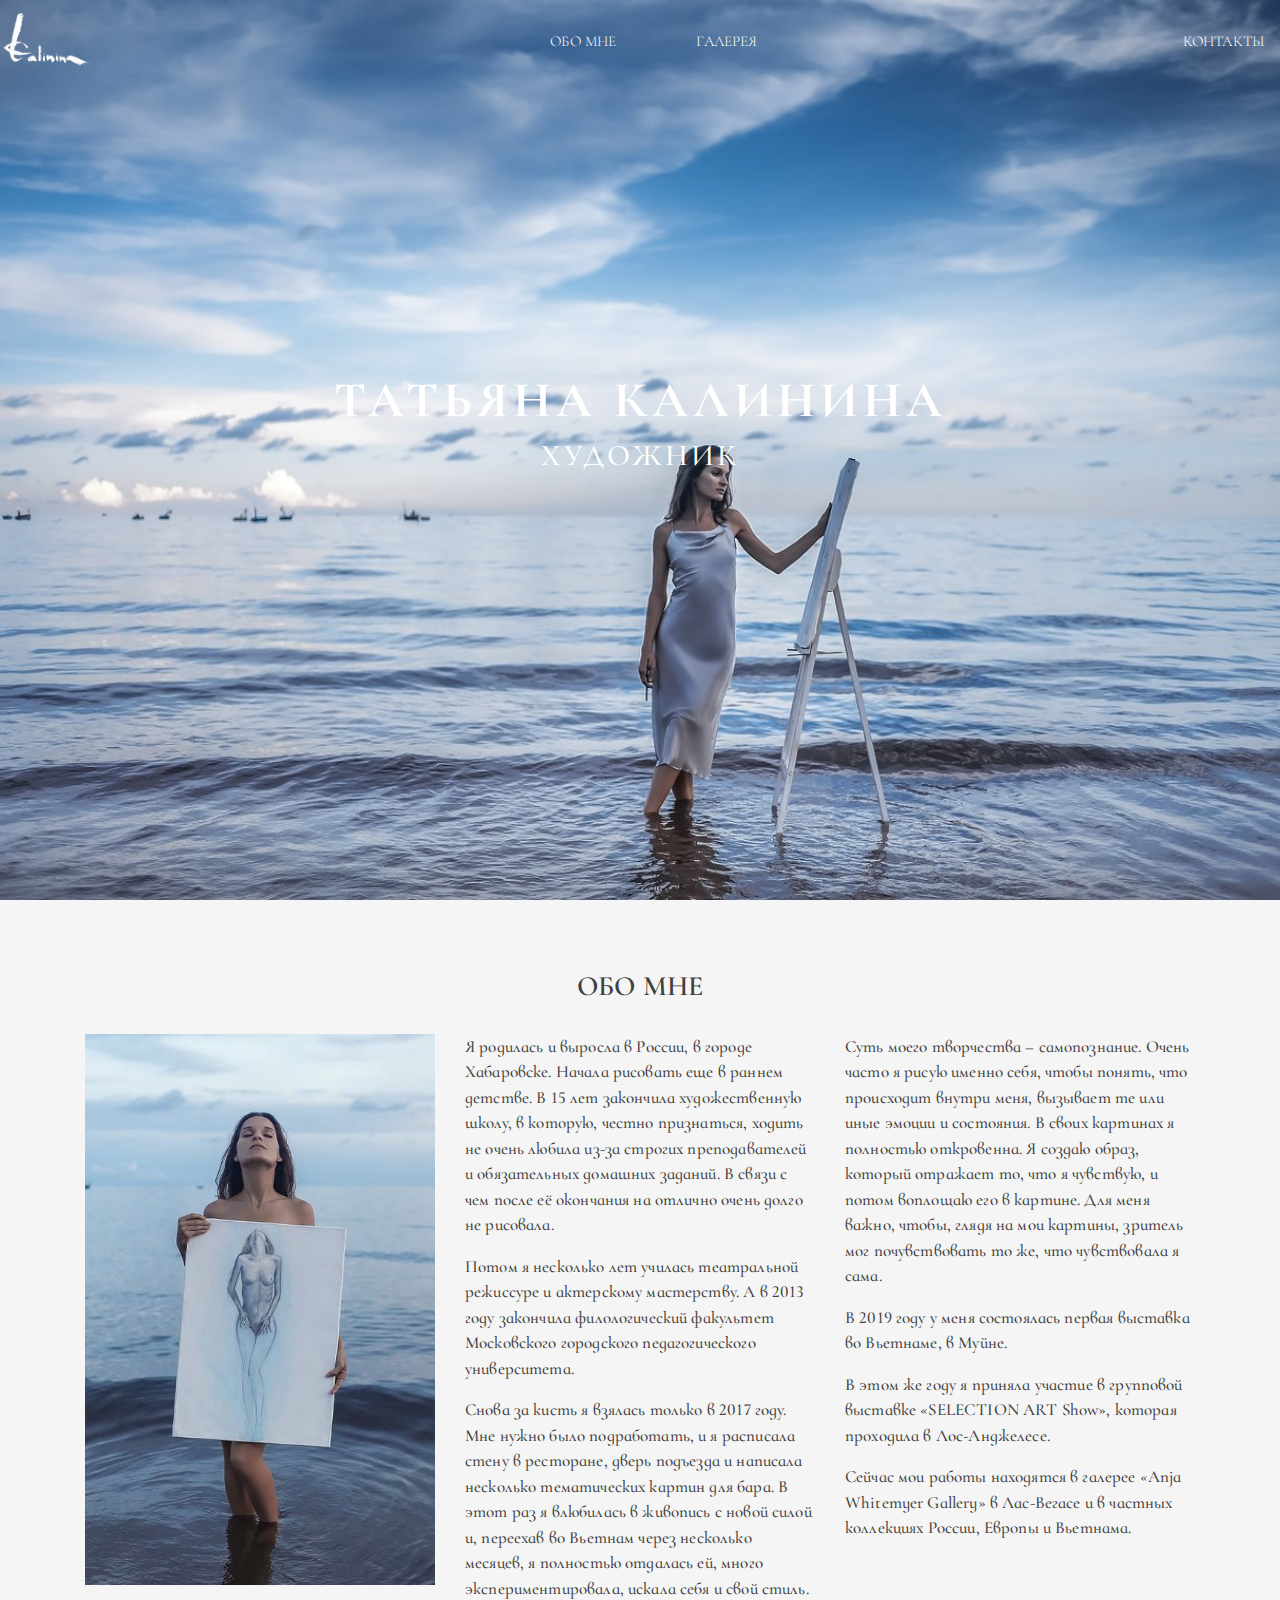
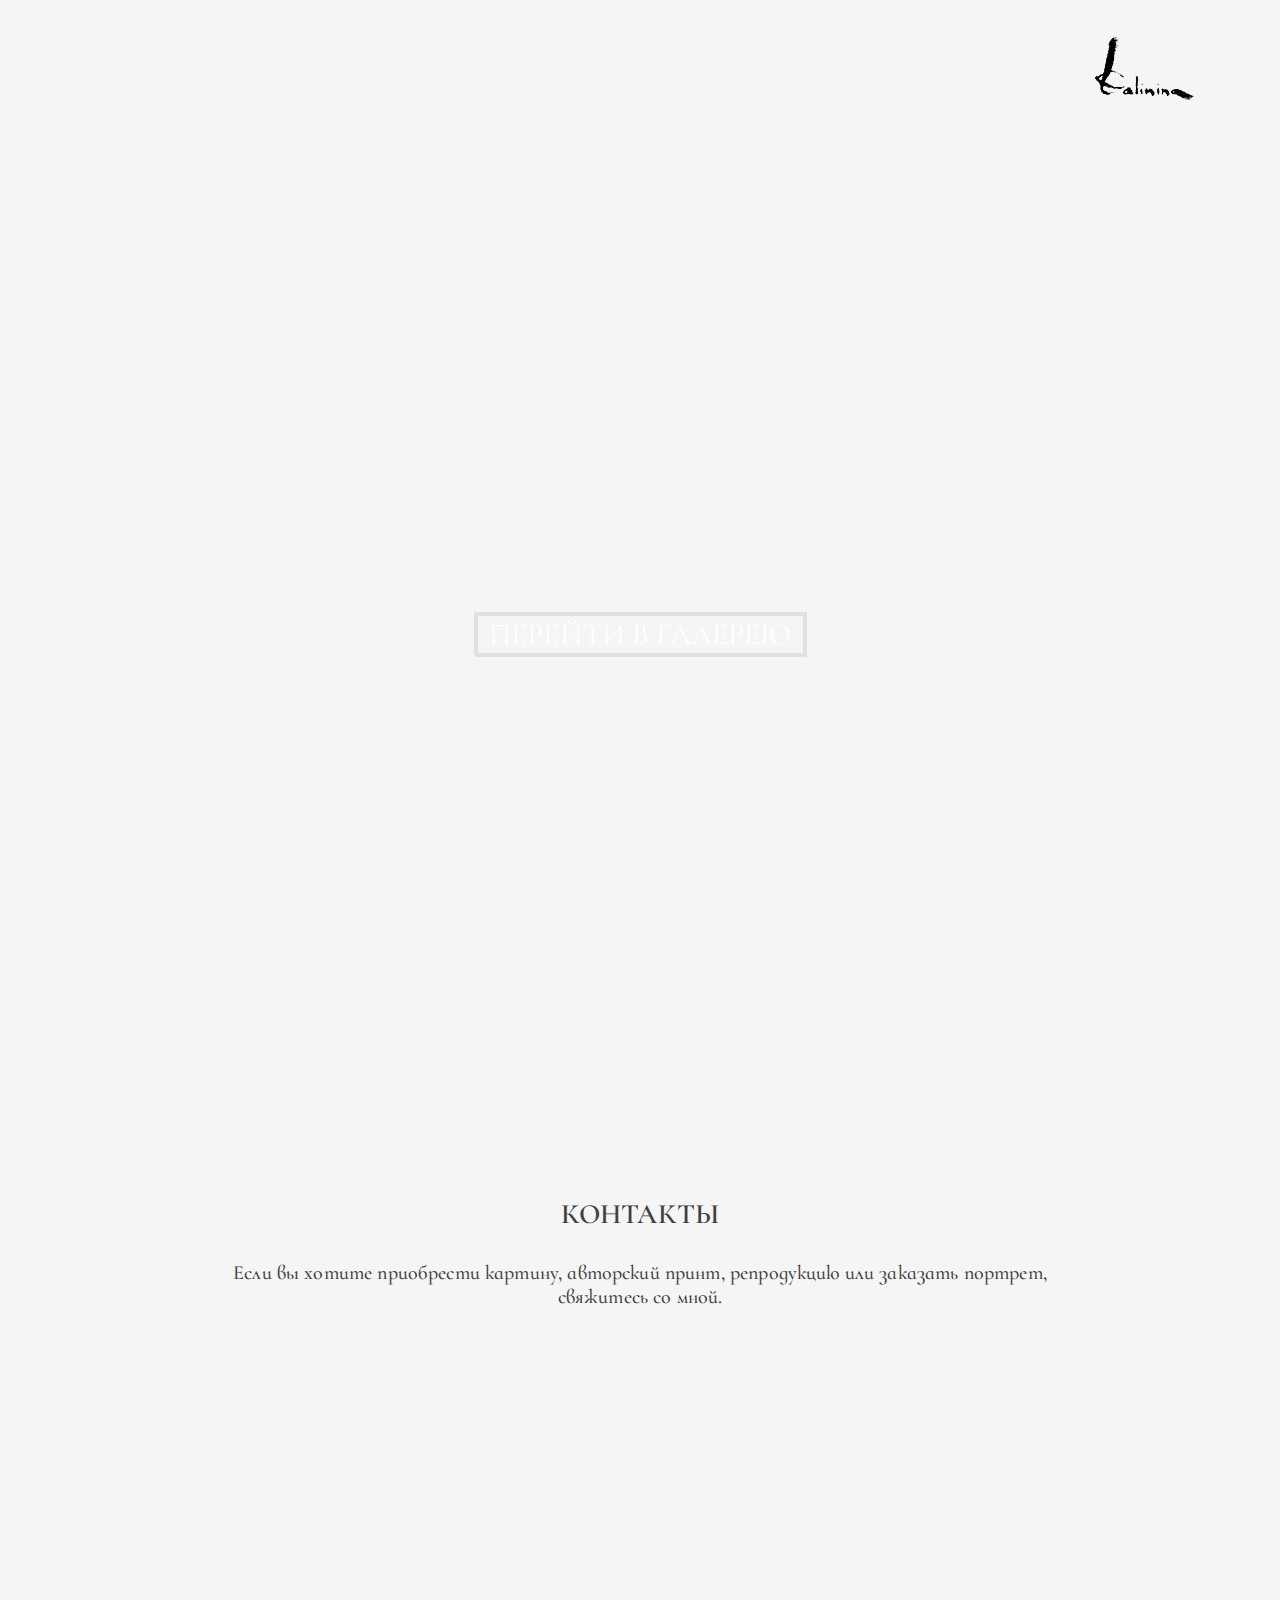
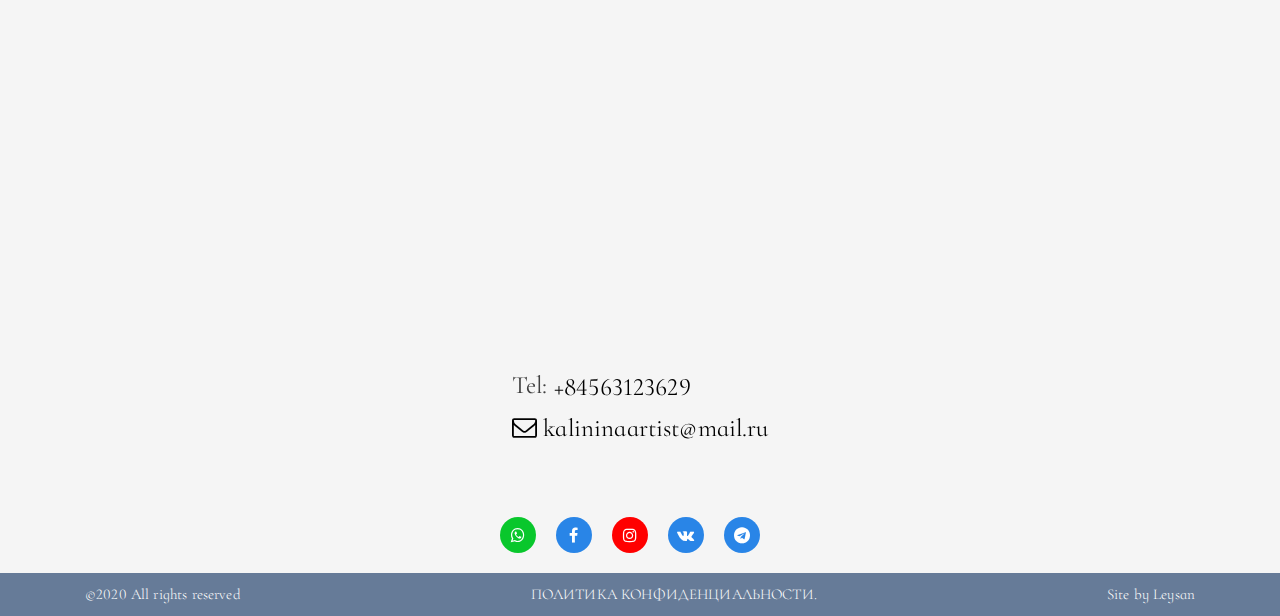
<file: index.html>
<!DOCTYPE html>
<html lang="ru">
<head>
	<meta charset="UTF-8">
	<!-- 	copy-->
	<meta name="viewport"
          content="width=device-width, user-scalable=no, initial-scale=1.0, maximum-scale=1.0, minimum-scale=1.0">
    <meta http-equiv="X-UA-Compatible" content="ie=edge"
    >
  <!-- favicon -->

 <link rel="apple-touch-icon" sizes="180x180" href="favicon_io/apple-touch-icon.png">
<link rel="icon" type="image/png" sizes="32x32" href="favicon_io/favicon-32x32.png">
<link rel="icon" type="image/png" sizes="16x16" href="favicon_io/favicon-16x16.png">
<link rel="manifest" href="favicon_io/site.webmanifest">


  <link href="https://fonts.googleapis.com/css2?family=Cormorant+Infant:ital,wght@0,300;0,400;0,500;0,600;0,700;1,300;1,400;1,500;1,600;1,700&family=PT+Sans+Narrow:wght@400;700&display=swap" rel="stylesheet">
    <meta name="keywords" content="tatiana, kalinina, painter">
	    <meta name="dicription" content="tatiana kalinina painter gallery">
	<title>Tatiana_Kalinina</title>
	
	<!-- 	Bootsratp -->
	<meta name="viewport" content="width=device-width, initial-scale=1, shrink-to-fit=no">
	 <link rel="stylesheet" href="css/bootstrap-reboot.min.css">
	<link rel="stylesheet" href="css/normalize.css">
	<link rel="stylesheet" href="css/bootstrap.min.css">
	<link rel="stylesheet" href="https://maxcdn.bootstrapcdn.com/font-awesome/4.7.0/css/font-awesome.min.css">
	<link rel="stylesheet" href="css/jquery-ui.min.css">
	<!-- 	popper.js-->

<script src="https://cdnjs.cloudflare.com/ajax/libs/popper.js/1.12.9/umd/popper.min.js" integrity="sha384-ApNbgh9B+Y1QKtv3Rn7W3mgPxhU9K/ScQsAP7hUibX39j7fakFPskvXusvfa0b4Q" crossorigin="anonymous"></script>
	<!-- fancyBox CSS -->
<link href="css/jquery.fancybox.min.css" rel="stylesheet">

<link href="css/jquery.arcticmodal-0.3.css" rel="stylesheet" >
<link href="css/animate.css" rel="stylesheet" >
<link rel="stylesheet" href="css/style.css">

</head>
<body>

<!-- плавающей шапки -->
<nav class="d-flex justify-content-between">
	
				

		 	   	    <div class="logo_place">
					<a href="#" >
						<img src="img/logo.png" class="logo" alt="signarute">
					</a>
				    </div>

                     <div class="d-none d-sm-block">
				  	   <ul class="main_menu__list">
					  		<li class="menu-item">
					  			<a href="#about">Обо мне</a>
					  		</li>
					  		<li class="menu-item">
					  			<a href="gallery.html">Галерея</a>
					  		</li>
					  		
				  	   </ul>
				  	</div>
				   
				      <!--      hamburger-menu -->

                     <div class="hamburger-menu d-sm-none">
                       <input id="menu__toggle" type="checkbox" />
                         <label class="menu__btn" for="menu__toggle">
                         <span></span>
                         </label>

                         <ul class="menu__box">

                          <li><a class="menu_box_item" href="#about">Обо мне</a></li>
	                      <li><a class="menu_box_item" href="gallery.html">Галерея</a></li>
	                      <li><a class="menu_box_item" href="#contact_me">Контакты</a></li>
			
                         </ul>
                      </div>

				
                   <div class="d-none d-sm-block contacts">
                    <a href="#contact_me">Контакты
                    </a>
                   </div>
       
	 </nav>



	<header class="header" id="header">
		<div class="container-fluid full-screen">
		

	
<!-- тут был нав -->

			   <div class="represent">
			    <h1 class="wow tatiana animate__animated animate__fadeInLeft" data-wow-duration="3s">
				 	Татьяна Калинина
				 </h1>
				 <h2 class="wow painter animate__animated animate__fadeInRight" data-wow-duration="3s">
				 	Художник
				 </h2>
		       </div>
		 </div>	
	</header>


	<section id="about" class="about">
	  <div class="container d-flex">  
		 <h3 class="about_me_title">
			     Обо мне
	     </h3>  
       </div>

	 <div class="container d-flex">
       <div class="row"> 

          <div class="col-lg-4">
         	  <img src="img/about_1.jpg" class="my_photo_img" alt="its_me">
           </div>

           <div class="col-lg-4">
		     <div class="about_text">
				<p>
					Я родилась и выросла в России, в городе Хабаровске. Начала рисовать еще в раннем детстве. В 15 лет закончила художественную школу, в которую, честно признаться, ходить не очень любила из-за строгих преподавателей и обязательных домашних заданий. В связи с чем после её окончания на отлично очень долго не рисовала.	
				</p>
				<p >
					Потом я несколько лет училась театральной режиссуре и актерскому мастерству. А в 2013 году закончила филологический факультет Московского городского педагогического университета.	
			    </p>
			    <p>
			    	Снова за кисть я взялась только в 2017 году. Мне нужно было подработать, и я расписала стену в ресторане, дверь подъезда и написала несколько тематических картин для бара. В этот раз я влюбилась в живопись с новой силой и, переехав во Вьетнам через несколько месяцев, я полностью отдалась ей, много экспериментировала, искала себя и свой стиль.
			    </p>

		      </div>         
	        </div>  
	       

		 <div class="col-lg-4 ">
		     <div class="about_text">

				<p >Суть моего творчества – самопознание. Очень часто я рисую именно себя, чтобы понять, что происходит внутри меня, вызывает те или иные эмоции и состояния. В своих картинах я полностью откровенна. Я создаю образ, который отражает то, что я чувствую, и потом воплощаю его в картине. Для меня важно, чтобы, глядя на мои картины, зритель мог почувствовать то же, что чувствовала я сама.
				</p>
				<p> В 2019 году у меня состоялась первая выставка во Вьетнаме, в Муйне.
				</p>
				<p>В этом же году я приняла участие в групповой выставке «SELECTION ART Show», которая проходила в Лос-Анджелесе.
				</p>
				<p>
					Сейчас мои работы находятся в галерее «Anja Whitemyer Gallery» в Лас-Вегасе и в частных коллекциях России, Европы и Вьетнама.
				</p>

	         </div> 
	          <div>
					<img src="img/logo_black.png" class="black_signature" alt="signarute">
			  </div>    
	     </div>   

	   </div>
     </div>
	</section>

	<section class="go_gallery" id="go_gallery">

     <div class="container-fluid full-screen d-flex justify-content-center">
       
        <p class="go_gallery_text">
            <a class="hvr-border-fade " href="gallery.html">Перейти в галерею
            </a>
         </p>
                
     </div>

	</section>	
     

<section id="contact_me" class="contact_me">
	
		  <div class="container justify-content-center">
         
		        <h3 class="contact_me_title">
			     Контакты
	            </h3>
	            <h5 class="about_purchase">
	            Если вы хотите приобрести картину, авторский принт, репродукцию или заказать портрет,<br> свяжитесь со мной.
	            </h5>
	      
       </div>
	
   
       	<div class="container d-flex justify-content-center">
             <form action="mail.php" method="POST" class="wow form animate__animated animate__fadeIn" data-wow-offset="80" data-wow-duration="2s"> 
         	 
         	  <i class="fa fa-pencil  form__icon"></i>
                <h4 class="form__title">
                    Отправьте мне сообщение 
                 </h4>
                 <p class="form__additional">
                                Это быстро
                 </p>
                 <input type="text" name="user_name" placeholder="Имя" class="form__input" required>
                 <input type="email" name="user_email" placeholder="E-mail" class="form__input" required>
              
                <textarea name="user_text"  placeholder="Сообщение" class="form__input" required></textarea> 

                <input type="checkbox" id="politics" onclick="check();" value="" autocomplete="off"/> Нажимая на кнопку "Отправить", <br> <a href="pivacy.html" class="go_policy"> вы даете согласие на обработку<br> своих персональных данных</a>

                 <button class="form__btn btn-blue hvr-float-shadow " type="submit" name="submit" disabled="">Отправить</button>

             </form>


         </div>
</section>

 <section class="additional_contacts" id="additional_contacts">

        <div class="container d-flex justify-content-center"> 
          <ul class="contacts_call_write">
            <li class="contacts_tel hvr-underline-from-center">
            	Tel:
        	  <a href="tel:+84563123629" class="hvr-underline-from-center">
        		+84563123629
        	  </a>
        	</li>

            <li class="contacts_mail">
              <a href="mailto:kalininaartist@mail.ru"  class="hvr-underline-from-center">
              <i class="fa fa-envelope-o" aria-hidden="true"></i> kalininaartist@mail.ru
              </a>
           </li>
         
          </ul>
        </div>

      <div class="social_contacts_icons container d-flex justify-content-center">
		<ul class="socials d-flex">
			<li class="social_icon_wh hvr-float-shadow">
        	  <a href="https://api.whatsapp.com/send?phone=84563123629">
        		<i class="fa fa-whatsapp icon_round_wh" aria-hidden="true"></i>
        	  </a>
        	</li>

			<li class="social_icon_fb hvr-float-shadow">
				<a href="https://www.facebook.com/tatyana.kalinina.501">
				<i class="fa fa-facebook icon_round"></i>
				</a>
						
			</li>
			<li class="social_icon_ins hvr-float-shadow">
				<a href="https://www.instagram.com/kalinina_artist/?hl=ru">
					<i class="fa fa-instagram icon_round_ins"></i>
				</a>	
			</li>
			<li class="social_icon_vk hvr-float-shadow">
				<a href="https://vk.com/tatianasharik">
				<i class="fa fa-vk icon_round"></i>
				</a>
						
			</li>	
			<li class="social_icon_tl hvr-float-shadow">
				<a href="tg://resolve?domain=@kalinina_the_artist">
				<i class="fa fa-telegram icon_round"></i>
				</a>
						
			</li>		
		</ul>
	 </div>
	
</section>


<footer>
		<div class="container d-flex justify-content-between">

            <div class="d-flex">
            	<a class="footer_text rights_text" href="usingfoto.html"> ©2020 All rights reserved </a>
            </div>

            <div class="go_privacy_box d-flex">
	 	    <a class="go_privacy_text footer_text" href="pivacy.html"> Политика конфиденциальности.</a>
	       </div>

               
             <div class="siteby d-none d-md-flex">
               <a href="mailto:leysan2411@gmail.com" class="siteby_text footer_text" > Site by Leysan
               </a>
             </div> 
	 		
		</div>
</footer>


  

	<script src="js/jquery-3.5.1.min.js"></script>
	<script src="js/jquery-ui.min.js"></script>
	<script src="js/bootstrap.min.js"></script>
	<script src="js/gridify.js"></script>
	<script src="js/jquery.fancybox.min.js"></script>
	<script src="js/wow.min.js"></script>  
    <script src="js/jquery.arcticmodal-0.3.min.js"></script>  
	<script src="js/main.js"></script>	
</body>


</html>
</file>
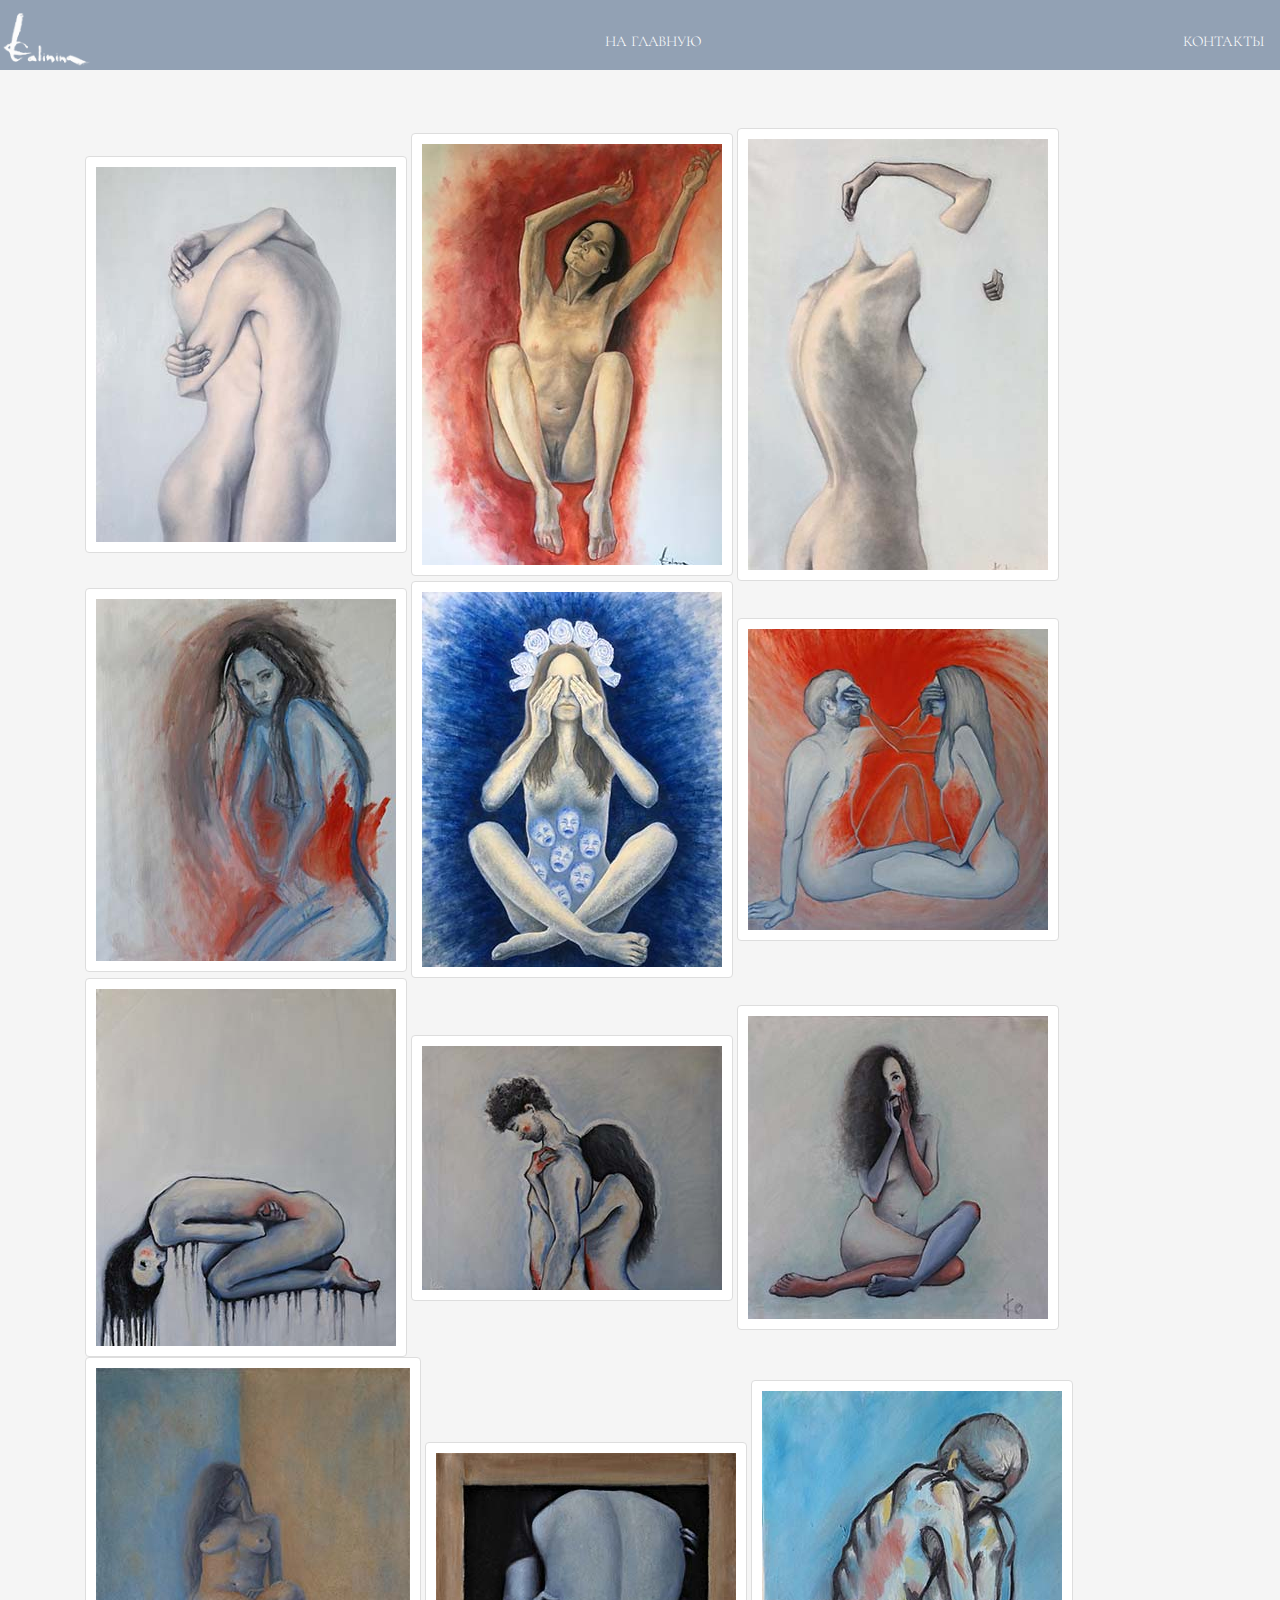
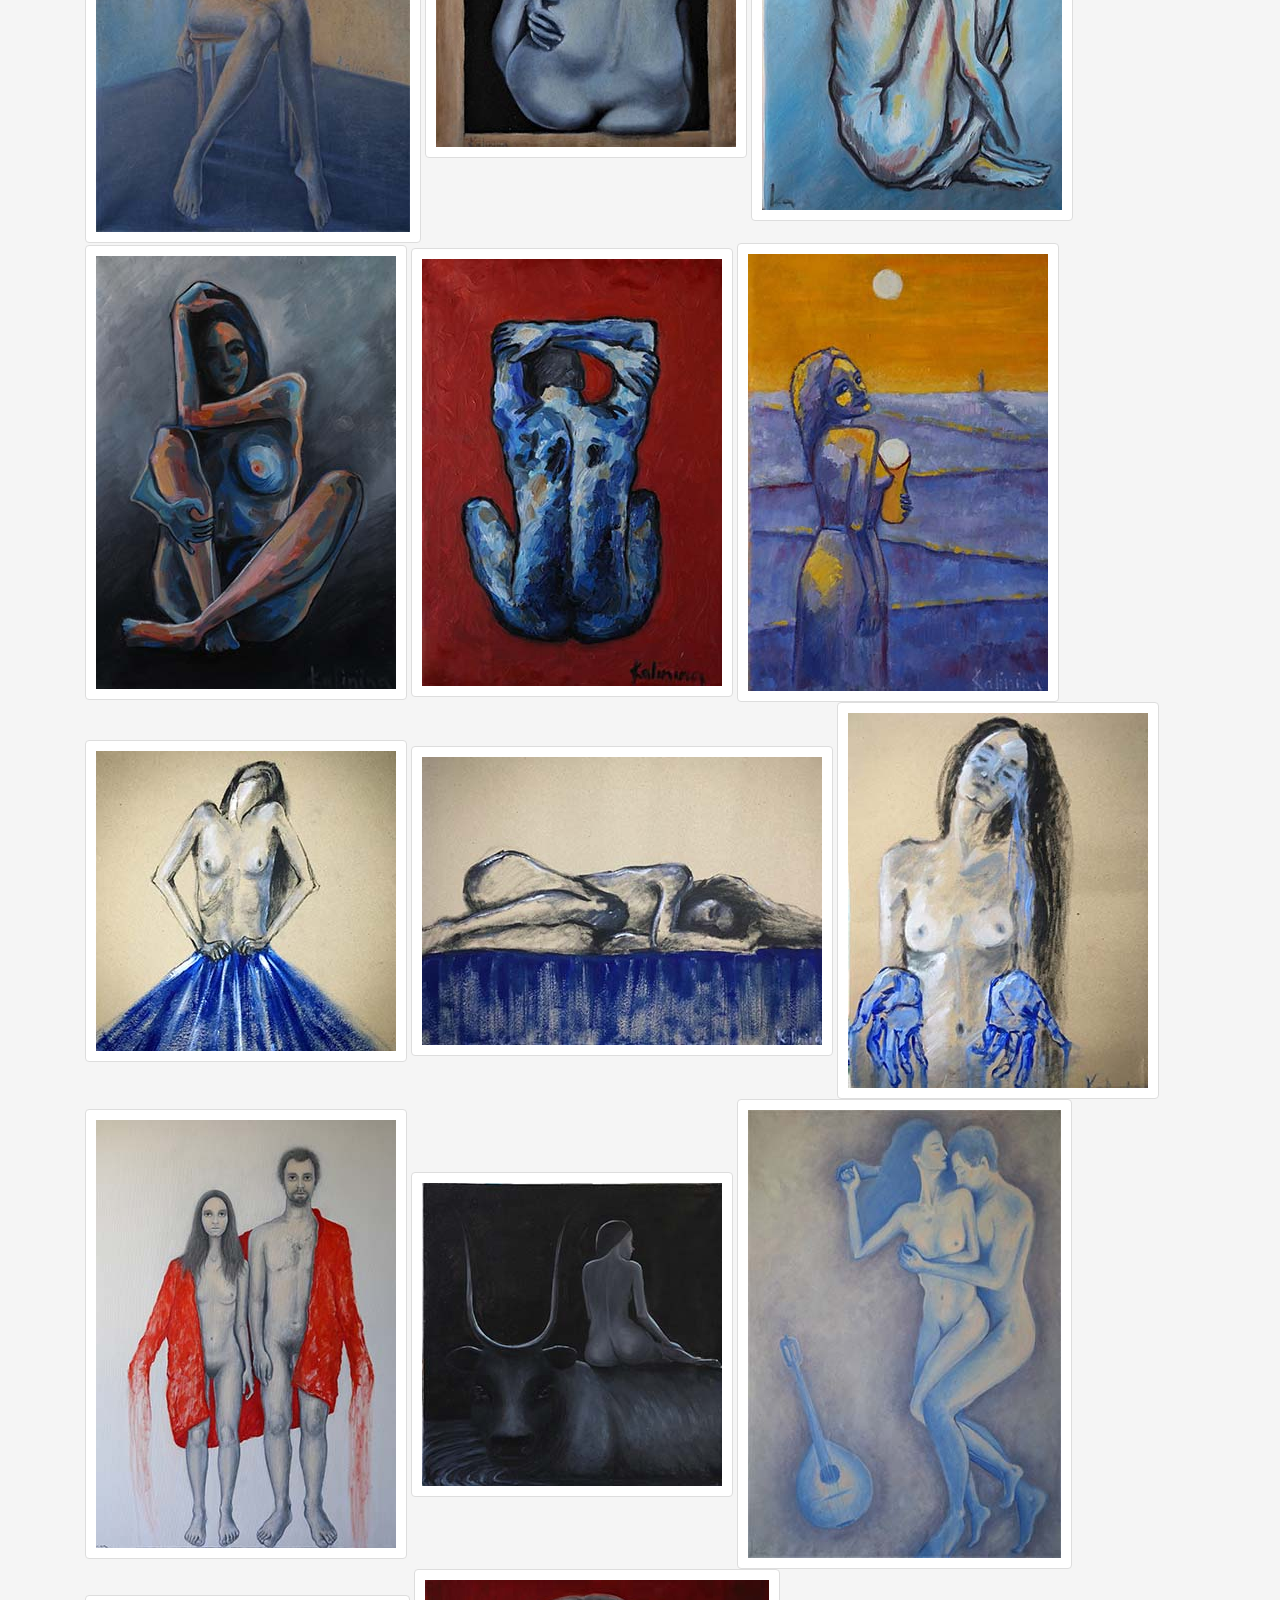
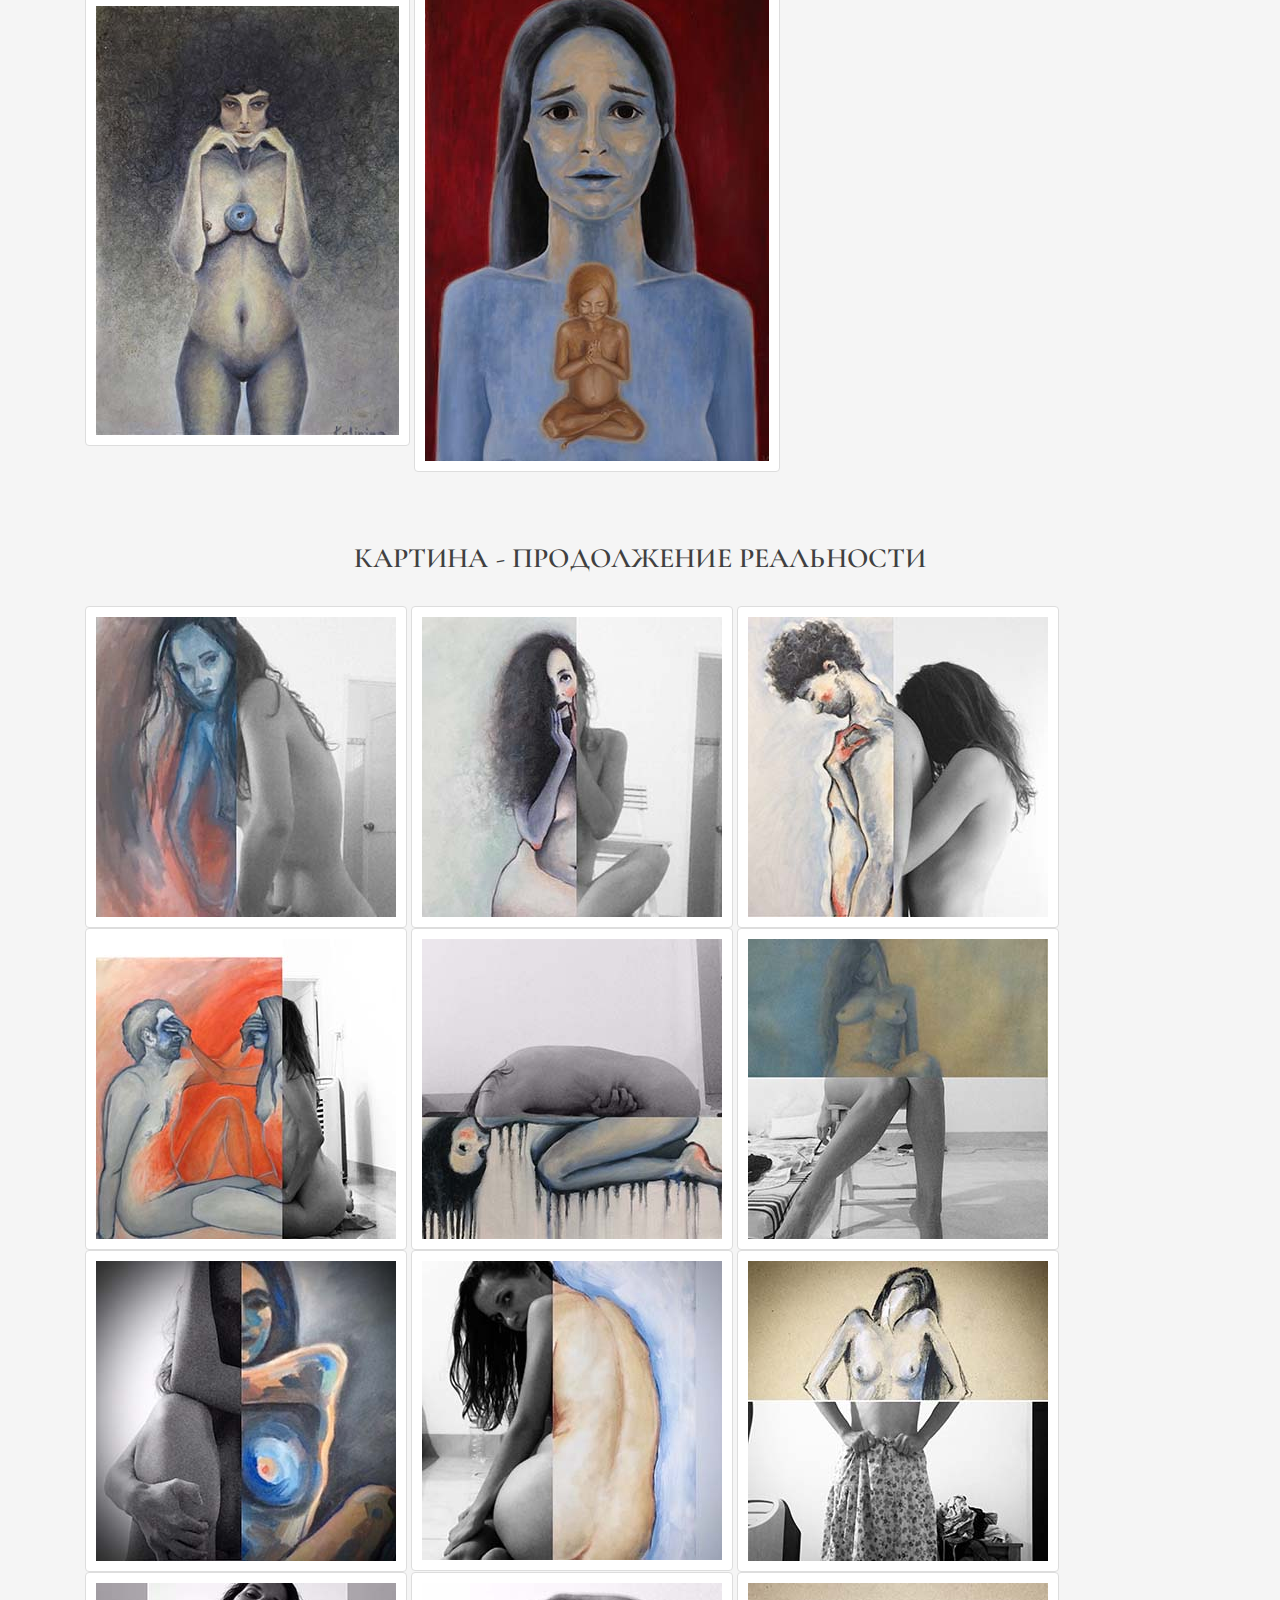
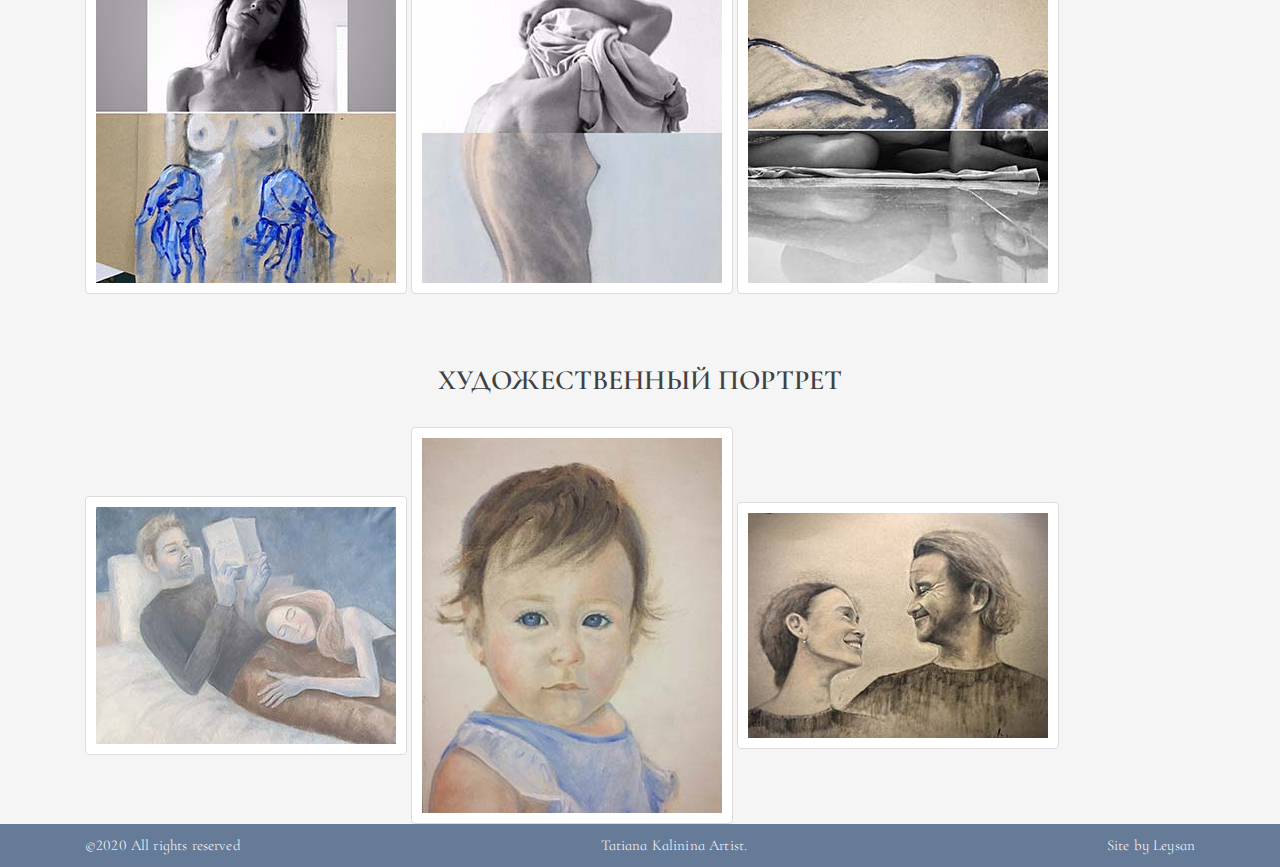
<file: gallery.html>
<!DOCTYPE html>
<html lang="en">
<head>
	<meta charset="UTF-8">
	<!-- 	copy-->
	<meta name="viewport"
          content="width=device-width, user-scalable=no, initial-scale=1.0, maximum-scale=1.0, minimum-scale=1.0">
    <meta http-equiv="X-UA-Compatible" content="ie=edge"
    >
  <!-- favicon -->

  <link rel="apple-touch-icon" sizes="180x180" href="favicon_io/apple-touch-icon.png">
<link rel="icon" type="image/png" sizes="32x32" href="favicon_io/favicon-32x32.png">
<link rel="icon" type="image/png" sizes="16x16" href="favicon_io/favicon-16x16.png">
<link rel="manifest" href="favicon_io/site.webmanifest">
    
  <link href="https://fonts.googleapis.com/css2?family=Cormorant+Infant:ital,wght@0,300;0,400;0,500;0,600;0,700;1,300;1,400;1,500;1,600;1,700&family=PT+Sans+Narrow:wght@400;700&display=swap" rel="stylesheet">
    <meta name="keywords" content="tatiana, kalinina, painter">
	    <meta name="dicription" content="tatiana kalinina painter">
	<title>Tatiana_Kalinina</title>
	
	<!-- 	Bootsratp -->
	<meta name="viewport" content="width=device-width, initial-scale=1, shrink-to-fit=no">
	 <link rel="stylesheet" href="css/bootstrap-reboot.min.css">
	<link rel="stylesheet" href="css/normalize.css">
	<link rel="stylesheet" href="css/bootstrap.min.css">
	<link rel="stylesheet" href="https://maxcdn.bootstrapcdn.com/font-awesome/4.7.0/css/font-awesome.min.css">
	<link rel="stylesheet" href="css/jquery-ui.min.css">
	<!-- 	popper.js-->

<script src="https://cdnjs.cloudflare.com/ajax/libs/popper.js/1.12.9/umd/popper.min.js" integrity="sha384-ApNbgh9B+Y1QKtv3Rn7W3mgPxhU9K/ScQsAP7hUibX39j7fakFPskvXusvfa0b4Q" crossorigin="anonymous"></script>
	<!-- fancyBox CSS -->
<link href="css/jquery.fancybox.min.css" rel="stylesheet">
<link href="css/animate.css" rel="stylesheet" >
	<link rel="stylesheet" href="css/style.css">

</head>
<body>



<!-- плавающей шапки -->
<nav class="d-flex justify-content-between gallery_page">
  

		 	   	<div class="logo_place">
					<a href="#" >
						<img src="img/logo.png" class="logo" alt="signarute">
					</a>
				</div>
				  	   <ul class="main_menu__list d-none d-sm-block">
					  		<li class="menu-item">
					  			<a href="index.html">На главную</a>
					  		</li>
                         
				  	   </ul>
	
                
                 <div class="d-none d-sm-block contacts">
				 	   <a href="index.html#contact_me">Контакты
				 	   </a>
				</div>

                 <!--      hamburger-menu -->

                     <div class="hamburger-menu d-sm-none">
                       <input id="menu__toggle" type="checkbox" />
                         <label class="menu__btn" for="menu__toggle">
                         <span></span>
                         </label>

                         <ul class="menu__box">

                          
                          <li><a class="menu_box_item" href="index.html">На главную</a></li>
                          <li><a class="menu_box_item" href="index.html#contact_me">Контакты</a></li>
            
                         </ul>
                      </div>
			      
          </nav>

			
	<section class="gallery_works" id="gallery_works">


 <div class="container d-flex">
<!-- Контейнер галереи изображений -->  
     <div class="grid">
    <!-- Изображение -->
    <a data-fancybox="gallery" href="img/1.jpg" data-caption="Поцелуй. Холст, масло. 70*50.">
        <img class="img-fluid" src="img/1_small.jpg" alt="Поцелуй"> 
    </a>

 
     <!-- Изображение -->
    <a data-fancybox="gallery" href="img/2.jpg" data-caption="Одержимость. Холст, масло. 110*80.">
            <img class="img-fluid" src="img/2_small.jpg" alt="Одержимость">
    </a>

         <!-- Изображение -->
    <a data-fancybox="gallery" href="img/3.jpg" data-caption="Снимая реальность. Холст, масло. 50*35.">
            <img class="img-fluid" src="img/3_small.jpg" alt="Снимая реальность">
     </a>
     <!-- Изображение -->
    <a data-fancybox="gallery" href="img/4.jpg" data-caption="Борьба. Холст, масло. 60*50. <br>Меня уже купили.">
        <img class="img-fluid" src="img/4_small.jpg" alt="Борьба.">
    </a>
   
     <!-- Изображение -->
    <a data-fancybox="gallery" href="img/5.jpg" data-caption="С закрытыми глазами. Холст, масло. 100*80.">
            <img class="img-fluid" src="img/5_small.jpg" alt="С закрытыми глазами">
    </a>
         <!-- Изображение -->
    <a data-fancybox="gallery" href="img/6.jpg" data-caption="Любовь. Холст, масло. 80*80.">
            <img class="img-fluid" src="img/6_small.jpg" alt="Любовь.">
     </a>

     <!-- Изображение -->
    <a data-fancybox="gallery" href="img/7.jpg" data-caption="Невыносимая легкость бытия. Холст, масло. 60*50.">
        <img class="img-fluid" src="img/7_small.jpg" alt="Невыносимая легкость"> 
    </a>

     <!-- Изображение -->
    <a data-fancybox="gallery" href="img/8.jpg" data-caption="Любовники.  Холст, масло. 50*60. <br>Меня уже купили.">
            <img class="img-fluid" src="img/8_small.jpg" alt="Любовники.">
    </a>

         <!-- Изображение -->
    <a data-fancybox="gallery" href="img/9.jpg" data-caption="Замешательство.  Холст, масло. 40*40.">
            <img class="img-fluid" src="img/9_small.jpg" alt="Замешательство.">
     </a>
     <!-- Изображение -->
    <a data-fancybox="gallery" href="img/10.jpg" data-caption="Обнаженная.  Холст, масло. 50*35.">
        <img class="img-fluid" src="img/10_small.jpg" alt="Обнаженная.">
    </a>
   
     <!-- Изображение -->
    <a data-fancybox="gallery" href="img/11.jpg" data-caption="Рамки. Холст, масло. 29*29.">
            <img class="img-fluid" src="img/11_small.jpg" alt="Рамки.">
    </a>
         <!-- Изображение -->
    <a data-fancybox="gallery" href="img/12.jpg" data-caption="Внутрь. Холст, масло. 40*30.">
            <img class="img-fluid" src="img/12_small.jpg" alt="Внутрь.">
     </a>

     <!-- Изображение -->
    <a data-fancybox="gallery" href="img/13.jpg" data-caption="Обнаженная.  Холст, масло. 35*25. <br>Меня уже купили.">
        <img class="img-fluid" src="img/13_small.jpg" alt="Обнаженная."> 
    </a>

     <!-- Изображение -->
    <a data-fancybox="gallery" href="img/14.jpg" data-caption="Обнаженный. Холст, масло. 35*25.">
            <img class="img-fluid" src="img/14_small.jpg" alt="Обнаженный.">
    </a>

         <!-- Изображение -->
    <a data-fancybox="gallery" href="img/15.jpg" data-caption="Знойный полдень. Холст, масло. 35*25. <br>Меня уже купили.">
            <img class="img-fluid" src="img/15_small.jpg" alt="Знойный полдень">
     </a>
     <!-- Изображение -->
    <a data-fancybox="gallery" href="img/16.jpg" data-caption="Освобождение. Масло, картон. 40*30.">
        <img class="img-fluid" src="img/16_small.jpg" alt="Освобождение.">
    </a>
   
     <!-- Изображение -->
    <a data-fancybox="gallery" href="img/17.jpg" data-caption="Сон. Масло, картон. 42*58.">
            <img class="img-fluid" src="img/17_small.jpg" alt="Сон.">
    </a>
         <!-- Изображение -->
    <a data-fancybox="gallery" href="img/18.jpg" data-caption="Отпускаю. Масло, картон. 55*41.">
            <img class="img-fluid" src="img/18_small.jpg" alt="Отпускаю.">
     </a>

     <!-- Изображение -->
    <a data-fancybox="gallery" href="img/19.jpg" data-caption="Любовь. Странники. Холст, масло. 110*80.">
        <img class="img-fluid" src="img/19_small.jpg" alt="Странники. "> 
    </a>

     <!-- Изображение -->
    <a data-fancybox="gallery" href="img/20.jpg" data-caption="Похищение Европы. Холст, масло. 40*40.">
            <img class="img-fluid" src="img/20_small.jpg" alt="Похищение Европы.">
    </a>

      <!-- Изображение -->
    <a data-fancybox="gallery" href="img/21.jpg" data-caption="Голубые любовники. Холст, масло. 70*50.">
            <img class="img-fluid" src="img/21_small.jpg" alt="Голубые любовники.">
    </a>
      <!-- Изображение -->
    <a data-fancybox="gallery" href="img/22.jpg" data-caption="Ева. Холст, масло. 35*25.">
            <img class="img-fluid" src="img/22_small.jpg" alt="Ева">
    </a>
     <a data-fancybox="gallery" href="img/23.jpg" data-caption="Мой внутренний ребенок. Холст, масло. 70*50.">
            <img class="img-fluid" src="img/23_small.jpg" alt="Мой внутренний ребенок">
    </a>
      
  </div>
</div>

<div class="container d-flex">
        <h3 class="pictures_reality" id="pictures_reality">Картина - продолжение реальности
          </h3>
</div>




 <div class="container d-flex">
<!-- Контейнер галереи изображений -->  
   <div class="grid">

        <!-- Изображение -->
    <a data-fancybox="gallery" href="img/1р_борьба.jpg">
        <img class="img-fluid" src="img/1рs_борьба.jpg" alt="борьба"> 
    </a>

 
     <!-- Изображение -->
    <a data-fancybox="gallery" href="img/2р_замешательство.jpg">
            <img class="img-fluid" src="img/2рs_замешательство.jpg" alt="замешательство">
    </a>

         <!-- Изображение -->
    <a data-fancybox="gallery" href="img/3р_любовники.jpg">
            <img class="img-fluid" src="img/3рs_любовники.jpg" alt="любовники">
     </a>
     <!-- Изображение -->
    <a data-fancybox="gallery" href="img/4р_любовь.jpg">
        <img class="img-fluid" src="img/4рs_любовь.jpg" alt="любовь">
    </a>
   
     <!-- Изображение -->
    <a data-fancybox="gallery" href="img/5р_невыносимая_легкость_бытия.jpg">
            <img class="img-fluid" src="img/5рs_невыносимая_легкость_бытия.jpg" alt="невыносимая_легкость_бытия">
    </a>
         <!-- Изображение -->
    <a data-fancybox="gallery" href="img/6р_обнаженная.jpg">
            <img class="img-fluid" src="img/6рs_обнаженная.jpg" alt="обнаженная">
     </a>

     <!-- Изображение -->
    <a data-fancybox="gallery" href="img/7р_обнаженная2.jpg">
        <img class="img-fluid" src="img/7рs_обнаженная2.jpg" alt="обнаженная2"> 
    </a>

     <!-- Изображение -->
    <a data-fancybox="gallery" href="img/8р_обнаженная3.jpg">
            <img class="img-fluid" src="img/8рs_обнаженная3.jpg" alt="обнаженная3">
    </a>

         <!-- Изображение -->
    <a data-fancybox="gallery" href="img/9р_освобождение.jpg">
            <img class="img-fluid" src="img/9рs_освобождение.jpg" alt="освобождение">
     </a>
     <!-- Изображение -->
    <a data-fancybox="gallery" href="img/10р_отпускаю.jpg">
        <img class="img-fluid" src="img/10рs_отпускаю.jpg" alt="отпускаю">
    </a>
   
     <!-- Изображение -->
    <a data-fancybox="gallery" href="img/11р_снимаю.jpg">
            <img class="img-fluid" src="img/11рs_снимаю.jpg" alt="снимаю">
    </a>
 <!-- Изображение -->
    <a data-fancybox="gallery" href="img/12р_сон.jpg">
            <img class="img-fluid" src="img/12рs_сон.jpg" alt="сон">
    </a>
   </div>
</div>

<div class="container d-flex">
        <h3 class="pictures_portrait" id="pictures_portrait">Художественный портрет
          </h3>
</div>
<!-- Gallery_option_1 -->  



 <div class="container d-flex">
<!-- Контейнер галереи изображений -->  
   <div class="grid">

        <!-- Изображение -->
    <a data-fancybox="gallery" href="img/1п_Маттияс.jpg">
        <img class="img-fluid" src="img/1пs_Маттияс.jpg" alt="пара"> 
    </a>

     <a data-fancybox="gallery" href="img/2п_baby.jpg">
        <img class="img-fluid" src="img/2пs_baby.jpg" alt="девочка"> 
    </a>
     <a data-fancybox="gallery" href="img/3п_Julia.jpg">
        <img class="img-fluid" src="img/3пs_Julia.jpg" alt="Julia"> 
    </a>

      </div>
   </div>
    </section>  

	

<footer>
		  <div class="container d-flex justify-content-between">
            <div class="d-flex">
                <a class="footer_text rights_text" href="usingfoto.html"> ©2020 All rights reserved </a>
            </div>

            <div class="footer_text d-none d-sm-flex ">
                  Tatiana Kalinina Artist. 
            </div>
               
              <div class="footer_text siteby d-none d-md-flex">
               <a href="mailto:leysan2411@gmail.com" class="siteby_text footer_text" > Site by Leysan
               </a>
             </div> 
            
        </div>
</footer>

	<script src="js/jquery-3.5.1.min.js"></script>
	<script src="js/jquery-ui.min.js"></script>
	<script src="js/bootstrap.min.js"></script>
	<script src="js/gridify.js"></script>
	<!-- fancyBox JS -->
	<script src="js/jquery.fancybox.min.js"></script>
	<script src="js/wow.min.js"></script>	 
	<script src="js/main.js"></script>	
</body>


</html>
</file>
<file: css/style.css>
/*----Спецификация----*/
html{
	scroll-behavior: smooth;
}

body{
	
  font-family: 'Cormorant Infant', 'PT Sans Narrow', serif;
	font-size: 15px;
	letter-spacing: 0.01em;
	padding: 0px;
	margin: 0px;
	/*----Copy 3 row----*/
    font-weight: 400;
    color: #404040;
    background: #f5f5f5;
}

div, p, input, button, form, li {
	box-sizing: border-box;
}
ul,li {
    display: block;
    padding: 0;
    margin: 0;
}

h1, h2, h3, h4, h5, h6 {
    font-weight: 500; 
    text-transform: uppercase;
}

a, a:hover {
    text-decoration: none;
}


header{
  padding-top: 100px;
}


/*плавающей шапки*/
nav{ 
	position: absolute;
	z-index: 999;
	width:100%;
	transition: all 0.4s ease;
	align-items: center;
	padding-top: 1%;
	display: inline-flex;

}

/*Начало*/

.header{
  height: 100vh;
  color: #fff;
  background:  url(../img/main_m.jpg) no-repeat center top/ cover;

}

.container-fluid{
  height: 100vh;
} 

/*----Первый экран----*/

.full-screen{
	padding: 0;
}


/*nav.sticky*/

nav.sticky{
background:rgb(80, 105, 136, .6);
box-shadow: 0px 0px 10px rgba(0,0,0,0.3);
position: fixed;
z-index: 99;


}

.logo {
 width: 90px;
 display: block;
 padding-bottom: 1%;
}


.main_menu__list{
display: flex;
align-items: center;

}


.menu-item {
margin-left: 50px;
}


.menu-item a, .contacts a{	
color: #fff;
font-size:15px;
font-weight: 300;
/*text-decoration: none;*/
text-transform: uppercase;
padding-bottom: 10px;
padding-left: 15px;
padding-right: 15px;
transition: all 0.5s ease; /* медленно выплывает*/
}

.menu-item a:hover, .contacts a:hover {
border-bottom: 4px solid #fff;
}



/*hamburger-menu*/


#menu__toggle {
  opacity: 0;
}

.menu__btn {
  display: flex;
  align-items: center;
  position: absolute;
  justify-content: right;
  top: 20px;
  right: 20px;

  width: 26px;
  height: 26px;

  cursor: pointer;
  z-index: 1;
}

.menu__btn > span,
.menu__btn > span::before,
.menu__btn > span::after {
  display: block;
  position: absolute;

  width: 100%;
  height: 2px;

  background-color: #fff;

}

.menu__btn > span::before {
  content: '';
  top: -8px;
}

.menu__btn > span::after {
  content: '';
  top: 8px;
}

.menu__box {
  display: block;
  position: fixed;
  visibility: hidden;
  top: 0;
  height: 100vh;
  padding: 50px;
  list-style: none;
  background-color: rgb(80, 105, 136, .6);
  box-shadow: 1px 0px 6px rgba(0, 0, 0, .2);
  
}

.menu_box_item {
  display: block;
  padding: 12px 12px;
  color: #fff;
  font-size: 25px;
  font-weight: 700;
  text-decoration: none;
  text-transform: uppercase;

}

.menu_box_item:hover {
  background-color: #CFD8DC;
}

#menu__toggle:checked ~ .menu__btn > span {
  transform: rotate(45deg);
}
#menu__toggle:checked ~ .menu__btn > span::before {
  top: 0;
  transform: rotate(0);
}
#menu__toggle:checked ~ .menu__btn > span::after {
  top: 0;
  transform: rotate(90deg);
}
#menu__toggle:checked ~ .menu__box {
  visibility: visible;
  right: 0;
}

.menu__btn > span,
.menu__btn > span::before {
  transition-duration: .25s;
}

/*End hamburger-menu*/


.represent{
 text-align: center;
 position: absolute;
 width: 770px;
 top:50%;
 margin-top: -80px;
 left:50%;
 margin-left: -385px;
 z-index: 50;
}


.tatiana{
  font-weight: 700; 
  text-transform: uppercase;
  font-size: 50px;
  position: relative;
  letter-spacing: 0.1em;
  
}
.painter{
  text-transform: uppercase;
  font-weight: 500; 
  font-size: 30px;
  letter-spacing: 0.1em;
}

/*----Второй экран----*/


h3 {
	width: 100%;
	font-weight: 600; 
	text-align: center;
	padding-top: 70px;
  margin-bottom: 30px;
}

.my_photo_img {
width:100%;
height: auto;
/*height: 550px;*/
}

.about_text{
	height: 600px;
	font-family: 'Cormorant Infant', serif;
	font-weight: 500;
  text-transform: none;
  font-size:17px;
}

.black_signature{
	float: right;
}


/*----Третий экран----*/

.go_gallery{
height: 100vh;
color: #fff;
background: url(../img/gallery_main.jpg) no-repeat center top;
margin-top: 10%;
background-attachment:fixed;
background-size: cover;
}


.go_gallery_text {
  text-align: center;
  color: #fff;
  margin: 30%;
  text-transform: uppercase;
  
}


.go_gallery_text a {
color: #fff;
font-size:30px;
padding-left: 15px;
padding-right: 15px;

}


.go_gallery_text:hover {
cursor: pointer;
}



/* Border Fade */
.hvr-border-fade {
  display: inline-block;
  vertical-align: middle;
  -webkit-transform: perspective(2px) translateZ(0);
  transform: perspective(2px) translateZ(0);
  box-shadow: 0 0 1px rgba(0, 0, 0, 0);
  -webkit-transition-duration: 0.3s;
  transition-duration: 0.3s;
  -webkit-transition-property: box-shadow;
  transition-property: box-shadow;
  box-shadow: inset 0 0 0 4px #e1e1e1, 0 0 1px rgba(0, 0, 0, 0);
  /* Hack to improve aliasing on mobile/tablet devices */
}
.hvr-border-fade:hover, .hvr-border-fade:focus, .hvr-border-fade:active {
  box-shadow: inset 0 0 0 4px #50547a, 0 0 1px rgba(0,0,0,0);
  /* Hack to improve aliasing on mobile/tablet devices */
}

 /*Сама Галерея как Pinterest*/
 .img-fluid {
  padding: 10px;
  background-color: #fff;
  border: 1px solid #ddd;
  border-radius: 4px;
  }

.img-fluid:hover {
 opacity: 0.6;
 filter: alpha(opacity=60);
 }

.gallery_works{
  padding-top: 10%;
}

/*4я стр- contact_me */

.about_purchase{
  font-family: 'Cormorant Infant', serif;
  text-transform: none;
  font-size:20px;
  text-align: center;

}

.form {
    border-radius: 30px;
    background: #fff;
    padding: 42px 26px 57px;
    text-align: center;
    position: relative;
    box-shadow: 0 20px 90px rgba(0,0,0,0.48);
    margin-top: 70px;
    margin-bottom:70px;
    
}



.form__title {
    font-weight: 700;
    font-size: 18px;
    color: #50547a;
}

.form__additional {
    font-size: 14px;
    color: #736b86;
    margin-top: 14px;
}

.form__input {
    border: 0;
    border-bottom: 1px solid #b9a5ed;
    width: 293px;
    display: block;
    padding: 8px 0;
    margin-bottom: 11px;
}

.form__input:focus {
    border-bottom: 1px solid #e719ef;
    color: #e719ef;
}

.form__btn {
    margin-top:20px;
}

.form__icon {
    color: #506988;
    width: 36px;
    height: 36px;
    line-height: 36px;
    text-align: center;
    display: block;
    border-radius: 50%;
    box-shadow: 0 5px 10px rgba(0,0,0,0.18);
    position: absolute;
    left: 50%;
    margin-left: -18px;
    top: -18px;
    background: #fff;
}
.form__btn {
    margin-top:20px;
}
.btn-blue {
    background: #667b98;
    color: #fff;
    font-weight: 700;
    font-size:18px;
    text-align: center;
    display: block;
    border: 0;
    padding: 20px 0;
    width: 100%;
    cursor: pointer;
    border-radius: 100px;
    box-shadow: 0 5px 10px rgba(0,0,0,0.18);
}

.go_policy{
  text-decoration: none;
  color:#667b98;
}
/*шестая страница - additional_contacts */

.additional_contacts{
margin-bottom: 20px;
}


.contacts_call_write{
margin-top: 10px;

   }

.contacts_call_write li{
font-size: 25px;
text-decoration: none;
   }


.contacts_tel a, .contacts_mail a{
text-decoration: none;
color: black;
}

.contacts_tel, .contacts_mail:hover{
  cursor: pointer;
}

/* Underline From Center */
.hvr-underline-from-center {
  display: inline-block;
  vertical-align: middle;
  -webkit-transform: perspective(1px) translateZ(0);
  transform: perspective(1px) translateZ(0);
  box-shadow: 0 0 1px rgba(0, 0, 0, 0);
  position: relative;
  overflow: hidden;
}
.hvr-underline-from-center:before {
  content: "";
  position: absolute;
  z-index: -1;
  left: 51%;
  right: 51%;
  bottom: 0;
  background: #667b98;
  height: 4px;
  -webkit-transition-property: left, right;
  transition-property: left, right;
  -webkit-transition-duration: 0.3s;
  transition-duration: 0.3s;
  -webkit-transition-timing-function: ease-out;
  transition-timing-function: ease-out;
}
.hvr-underline-from-center:hover:before, .hvr-underline-from-center:focus:before, .hvr-underline-from-center:active:before {
  left: 0;
  right: 0;
}

.social_icon_wh, .social_icon_fb, .social_icon_vk, .icon_round_ins, .social_icon_tl {
  margin-right: 20px;
  margin-top: 70px;

}
.social_icon_wh a, .social_icon_fb a,.social_icon_ins a, .social_icon_vk a, .social_icon_tl a{
text-decoration: none;
font-size: 16px;
color: #fff;
}



.icon_round {
  width: 36px;
  height: 36px;
  line-height: 36px;
  text-align: center;
  border-radius: 50%;
    
  background: #2985e7;
}

.icon_round_ins{
  width: 36px;
  height: 36px;
  line-height: 36px;
  text-align: center;
  border-radius: 50%;
    
  background: red;
  
}

.icon_round_wh{
  width: 36px;
  height: 36px;
  line-height: 36px;
  text-align: center;
  border-radius: 50%;

  background: #09c72c;
}

.hvr-float-shadow {
  display: inline-block;
  vertical-align: middle;
  -webkit-transform: perspective(1px) translateZ(0);
  transform: perspective(1px) translateZ(0);
  box-shadow: 0 0 1px rgba(0, 0, 0, 0);
  position: relative;
  -webkit-transition-duration: 0.3s;
  transition-duration: 0.3s;
  -webkit-transition-property: transform;
  transition-property: transform;
}
.hvr-float-shadow:before {
  pointer-events: none;
  position: absolute;
  z-index: -1;
  content: '';
  top: 100%;
  left: 5%;
  height: 10px;
  width: 90%;
  opacity: 0;
  background: -webkit-radial-gradient(center, ellipse, rgba(0, 0, 0, 0.35) 0%, rgba(0, 0, 0, 0) 80%);
  background: radial-gradient(ellipse at center, rgba(0, 0, 0, 0.35) 0%, rgba(0, 0, 0, 0) 80%);
  /* W3C */
  -webkit-transition-duration: 0.3s;
  transition-duration: 0.3s;
  -webkit-transition-property: transform, opacity;
  transition-property: transform, opacity;
}
.hvr-float-shadow:hover {
  -webkit-transform: translateY(-5px);
  transform: translateY(-5px);
  /* move the element up by 5px */
}
.hvr-float-shadow:hover:before {
  opacity: 1;
  -webkit-transform: translateY(5px);
  transform: translateY(5px);
  /* move the element down by 5px (it will stay in place because it's attached to the element that also moves up 5px) */
}



/*----Футер----*/

footer{

font-size: 11px;
text-transform: none;
background: #667b98;
padding-top: 10px;
padding-bottom: 10px;
}

.footer_text{
color: #fff;
font-size:15px;
font-weight: 300;
text-decoration: none;
text-align: center;
}

.go_privacy_text{
  text-align: center;
  text-transform: uppercase;
  
}
.siteby{
float:right;
}

.go_privacy_text:hover, .siteby_text:hover, .rights_text:hover {
color:#00d7ff;
}

/*other_pages*/

.privacy_page, .usingfoto_page, .gallery_page{
  background:rgb(80, 105, 136, .6);
}

.privacy{
padding-top: 10%
}

.usingfoto{
 height: 100%;
 padding-top: 10%
}



.thank_you_page {
  height: 100vh;
  width: auto;
  background: linear-gradient(45deg, #aa4b6b, #6b6b83, #3b8d99);
  background-size: 400% 400%;
  animation: gradient 10s ease infinite;
  color:#fff;
}

 @keyframes gradient {
  0% {
   background-position: 0 50%;
  }
  50% {
   background-position: 100% 50%;
  }
  100% {
   background-position: 0 50%;
  }
  
 }

 .typewriter {
    font-family: Courier, monospace;
  display: inline-block;
}

.typewriter-text {
    display: inline-block;
    overflow: hidden;
    letter-spacing: 2px;
  animation: typing 5s steps(30, end), blink .75s step-end infinite;
    white-space: nowrap;
    font-size: 30px;
    font-weight: 700;
    border-right: 4px solid orange;
    box-sizing: border-box;
}

@keyframes typing {
    from { 
        width: 0% 
    }
    to { 
        width: 100% 
    }
}

@keyframes blink {
    from, to { 
        border-color: transparent 
    }
    50% { 
        border-color: orange; 
    }
}



/*----Медия запросы ----*/
@media screen and (max-width: 960px) {

  .my_photo_img {
    height: auto;
    margin-bottom: 40px;
}

.about_text {
    height: auto; 
   
  }

.go_gallery_text a {
    width: max-content;
}

.form__input {
   width: 550px;


  }

   
}


@media screen and (max-width: 720px) {

.form__input {
    width: 450px;
}

}   

@media screen and (max-width: 640px) {



.tatiana{
  font-size: 40px;
}

.painter{
   
  font-size: 20px;
}

.privacy{
padding-top: 20%
}

.gallery_works{
  padding-top: 20%;
}

}


@media screen and (max-width: 540px) {

.form__input {
    width: 100%;
}

.form {
    padding: 20px 22px 20px;
}

.go_gallery_text{
padding-top: 20%;
}

.go_gallery_text a {
    width: 200px;
}


.represent{

 width: 300px;
 margin-top: -80px;
 margin-left: -140px;
}

.tatiana{
  font-size: 40px;
}

.painter{
   
  font-size: 20px;
}


}


@media screen and (max-width: 405px) {
.menu-item {
      margin-left: 0;
     }

  
}
</file>
